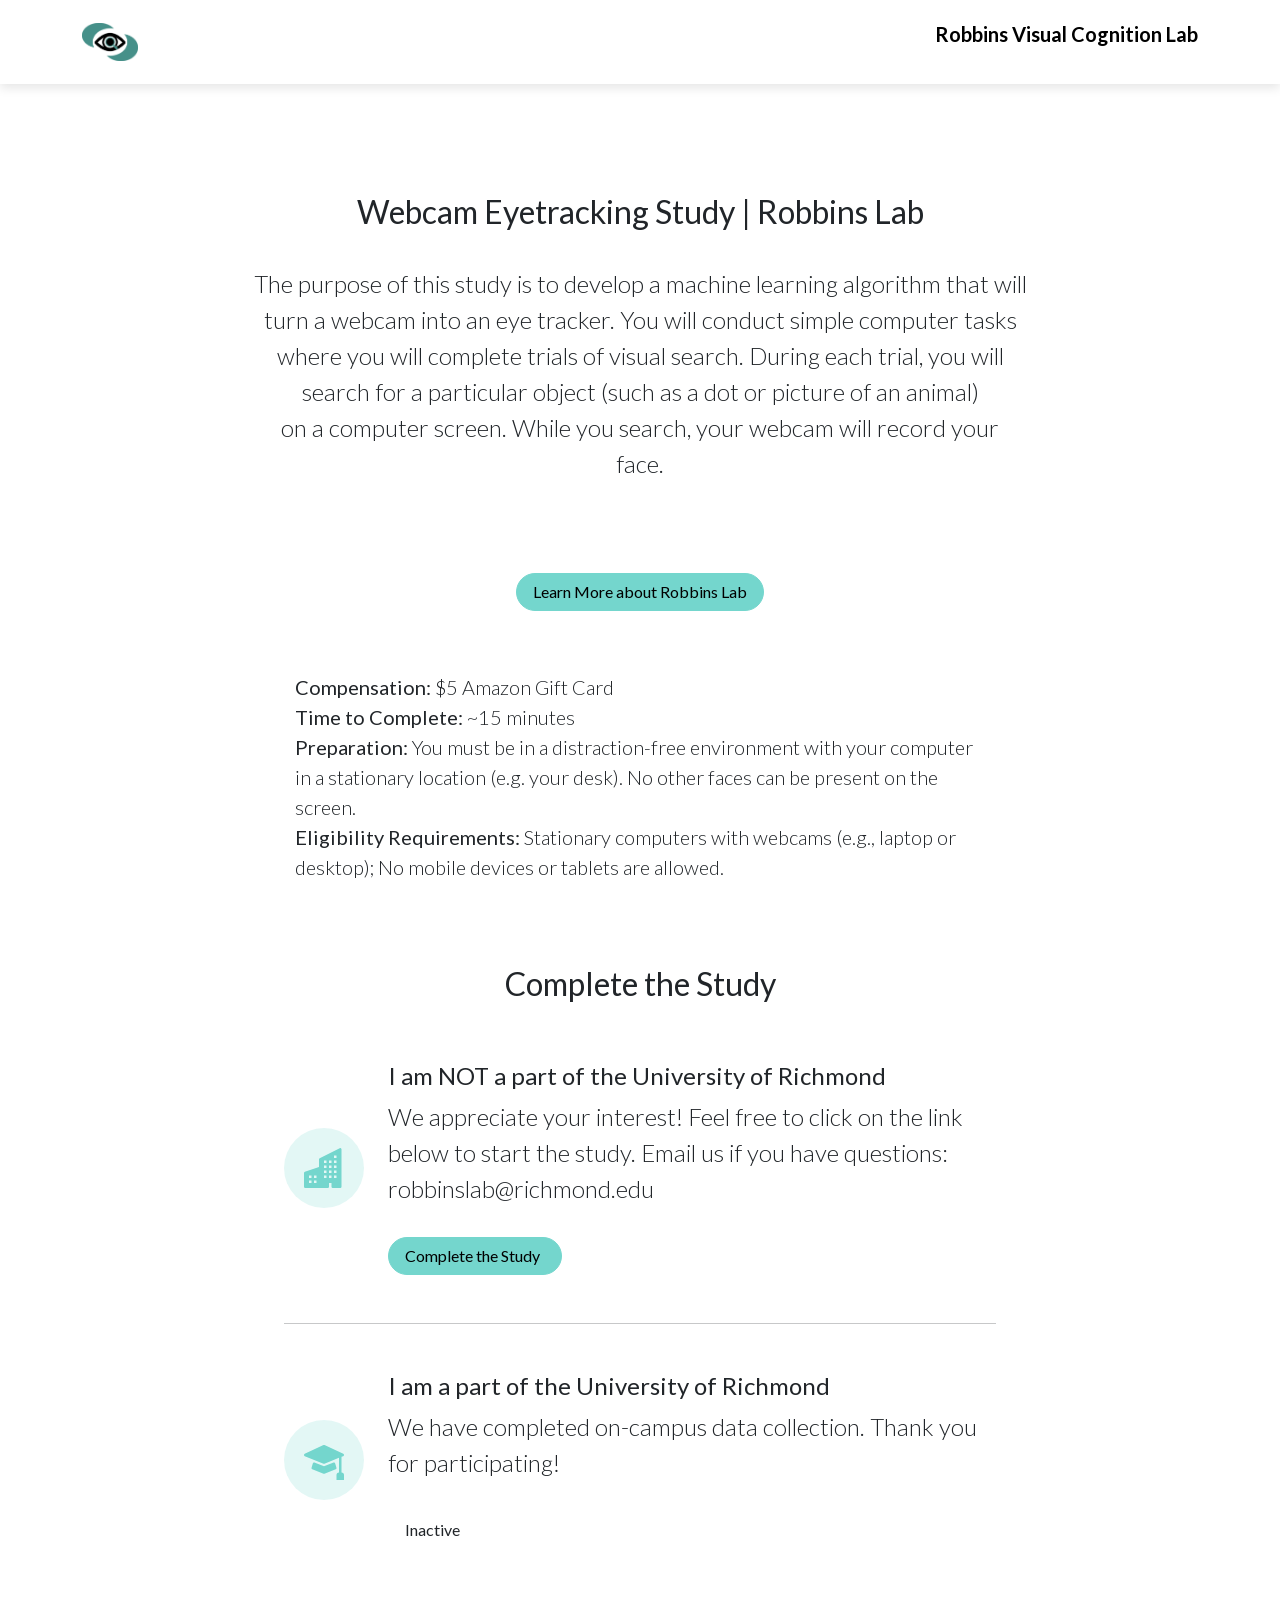
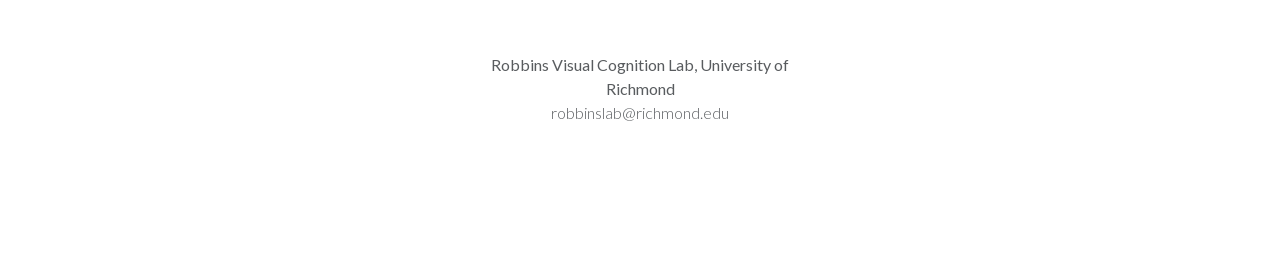
<file: webcam.html>
<!DOCTYPE html>
<html data-bs-theme="light">

<head>
    <meta charset="utf-8">
    <meta name="viewport" content="width=device-width, initial-scale=1.0, shrink-to-fit=no">
    <title>Webcam Eyetracking Study | Robbins Lab</title>
    <link rel="stylesheet" href="assets/bootstrap/css/bootstrap.min.css">
    <link rel="stylesheet" href="assets/css/Lato.css">
    <link rel="stylesheet" href="assets/css/bs-theme-overrides.css">
    <link rel="stylesheet" href="assets/css/Features-Large-Icons-icons.css">
    <link rel="stylesheet" href="assets/css/pikaday.min.css">
</head>

<body>
    <nav class="navbar navbar-expand-lg fixed-top portfolio-navbar gradient navbar-dark" style="--bs-primary: #ffffff;--bs-primary-rgb: 255,255,255;background: #ffffff;display: flex;">
        <div class="container"><img src="assets/img/rlab.png" width="56" height="38">
            <p style="color: var(--bs-emphasis-color);font-size: 20px;display: flex;"><strong>Robbins Visual Cognition Lab</strong></p>
        </div>
    </nav>
    <main class="page lanidng-page">
        <section class="portfolio-block block-intro">
            <div class="container">
                <div class="d-flex flex-column justify-content-center align-items-center about-me">
                    <p class="lead fs-2"><strong>Webcam Eyetracking Study | Robbins Lab</strong></p>
                    <p>The purpose of this study is to develop a machine learning algorithm that will turn a webcam into an eye tracker. You will conduct simple computer tasks where you will complete trials of visual search. During each trial, you will <br>search for a particular object (such as a dot or picture of an animal) <br>on a computer screen. While you search, your webcam will record your <br>face.</p><a class="btn btn-primary d-flex" role="button" href="https://arrynrobbins.com/research-team/" style="width: 248.789px;margin: 61px;">Learn More about Robbins Lab</a>
                    <p class="fs-5" style="width: 690px;text-align: left;"><strong>Compensation:</strong> $5 Amazon Gift Card<br><strong>Time to Complete: </strong>~15 minutes<br><strong>Preparation:</strong>&nbsp;You must be in a distraction-free environment with your computer in a stationary location (e.g. your desk). No other faces can be present on the screen.<br><strong>Eligibility Requirements:&nbsp;</strong>Stationary computers with webcams (e.g., laptop or desktop); No mobile devices or tablets are allowed.</p>
                </div>
            </div>
            <div class="container py-4 py-xl-5">
                <p class="lead fs-2"><strong>Complete the Study</strong></p>
                <div class="row">
                    <div class="col-md-8 col-xl-8 mx-auto p-4">
                        <div class="d-flex align-items-center align-items-md-start align-items-xl-center">
                            <div class="bs-icon-xl bs-icon-circle bs-icon-primary-light d-flex flex-shrink-0 justify-content-center align-items-center me-4 d-inline-block bs-icon xl"><svg xmlns="http://www.w3.org/2000/svg" width="1em" height="1em" fill="currentColor" viewBox="0 0 16 16" class="bi bi-buildings-fill">
                                    <path d="M15 .5a.5.5 0 0 0-.724-.447l-8 4A.5.5 0 0 0 6 4.5v3.14L.342 9.526A.5.5 0 0 0 0 10v5.5a.5.5 0 0 0 .5.5h9a.5.5 0 0 0 .5-.5V14h1v1.5a.5.5 0 0 0 .5.5h3a.5.5 0 0 0 .5-.5zM2 11h1v1H2zm2 0h1v1H4zm-1 2v1H2v-1zm1 0h1v1H4zm9-10v1h-1V3zM8 5h1v1H8zm1 2v1H8V7zM8 9h1v1H8zm2 0h1v1h-1zm-1 2v1H8v-1zm1 0h1v1h-1zm3-2v1h-1V9zm-1 2h1v1h-1zm-2-4h1v1h-1zm3 0v1h-1V7zm-2-2v1h-1V5zm1 0h1v1h-1z"></path>
                                </svg></div>
                            <div>
                                <h4 class="text-start">I am NOT a part of the University of Richmond</h4>
                                <p class="text-start">We appreciate your interest! Feel free to click on the link below to start the study. Email us if you have questions: robbinslab@richmond.edu</p><a class="btn btn-primary d-flex" role="button" href="https://richmond.ca1.qualtrics.com/jfe/form/SV_6JR6xmahA4eBZDU" style="width: 173.789px;">Complete the Study</a>
                            </div>
                        </div>
                        <hr class="my-5">
                        <div class="d-flex align-items-center align-items-md-start align-items-xl-center">
                            <div class="bs-icon-xl bs-icon-circle bs-icon-primary-light d-flex flex-shrink-0 justify-content-center align-items-center me-4 d-inline-block bs-icon xl"><svg xmlns="http://www.w3.org/2000/svg" width="1em" height="1em" fill="currentColor" viewBox="0 0 16 16" class="bi bi-mortarboard-fill">
                                    <path d="M8.211 2.047a.5.5 0 0 0-.422 0l-7.5 3.5a.5.5 0 0 0 .025.917l7.5 3a.5.5 0 0 0 .372 0L14 7.14V13a1 1 0 0 0-1 1v2h3v-2a1 1 0 0 0-1-1V6.739l.686-.275a.5.5 0 0 0 .025-.917l-7.5-3.5Z"></path>
                                    <path d="M4.176 9.032a.5.5 0 0 0-.656.327l-.5 1.7a.5.5 0 0 0 .294.605l4.5 1.8a.5.5 0 0 0 .372 0l4.5-1.8a.5.5 0 0 0 .294-.605l-.5-1.7a.5.5 0 0 0-.656-.327L8 10.466z"></path>
                                </svg></div>
                            <div>
                                <h4 class="text-start">I am a part of the University of Richmond</h4>
                                <p style="text-align: left;">We have completed on-campus data collection. Thank you for participating!</p><a class="btn btn-inactive d-flex" role="button" style="width: 155.062px;">Inactive</a><a href="#"></a>
                            </div>
                        </div>
                    </div>
                </div>
            </div>
            <footer class="text-center py-4">
                <div class="container">
                    <div class="row row-cols-1 row-cols-lg-3 d-flex flex-row justify-content-center align-items-center align-content-center">
                        <div class="col">
                            <p class="fs-6 text-muted my-2"><strong>Robbins Visual Cognition Lab,&nbsp;University of Richmond</strong><br>robbinslab@richmond.edu</p>
                        </div>
                    </div>
                </div>
            </footer>
        </section>
    </main>
    <script src="https://cdn.jsdelivr.net/npm/bootstrap@5.3.2/dist/js/bootstrap.bundle.min.js"></script>
    <script src="assets/js/pikaday.min.js"></script>
    <script src="assets/js/theme.js"></script>
</body>

</html>
</file>
<file: assets/css/Lato.css>
@font-face {
	font-family: 'Lato';
	src: url(../../assets/fonts/Lato-9dde634a2fae8e11e571af6e2ec74619.woff2) format('woff2');
	font-weight: 300;
	font-style: normal;
	font-display: swap;
	unicode-range: U+0100-02AF, U+0304, U+0308, U+0329, U+1E00-1E9F, U+1EF2-1EFF, U+2020, U+20A0-20AB, U+20AD-20C0, U+2113, U+2C60-2C7F, U+A720-A7FF;
}

@font-face {
	font-family: 'Lato';
	src: url(../../assets/fonts/Lato-8c4fd66e96a8eb28d77b56db9de6cab4.woff2) format('woff2');
	font-weight: 300;
	font-style: normal;
	font-display: swap;
	unicode-range: U+0000-00FF, U+0131, U+0152-0153, U+02BB-02BC, U+02C6, U+02DA, U+02DC, U+0304, U+0308, U+0329, U+2000-206F, U+2074, U+20AC, U+2122, U+2191, U+2193, U+2212, U+2215, U+FEFF, U+FFFD;
}

@font-face {
	font-family: 'Lato';
	src: url(../../assets/fonts/Lato-cab38db03dfc91107a78468344939c1f.woff2) format('woff2');
	font-weight: 400;
	font-style: normal;
	font-display: swap;
	unicode-range: U+0100-02AF, U+0304, U+0308, U+0329, U+1E00-1E9F, U+1EF2-1EFF, U+2020, U+20A0-20AB, U+20AD-20C0, U+2113, U+2C60-2C7F, U+A720-A7FF;
}

@font-face {
	font-family: 'Lato';
	src: url(../../assets/fonts/Lato-48192cc299870127696957ea1caab015.woff2) format('woff2');
	font-weight: 400;
	font-style: normal;
	font-display: swap;
	unicode-range: U+0000-00FF, U+0131, U+0152-0153, U+02BB-02BC, U+02C6, U+02DA, U+02DC, U+0304, U+0308, U+0329, U+2000-206F, U+2074, U+20AC, U+2122, U+2191, U+2193, U+2212, U+2215, U+FEFF, U+FFFD;
}

@font-face {
	font-family: 'Lato';
	src: url(../../assets/fonts/Lato-ea594113bab37f40b864a5d9951afdb0.woff2) format('woff2');
	font-weight: 700;
	font-style: normal;
	font-display: swap;
	unicode-range: U+0100-02AF, U+0304, U+0308, U+0329, U+1E00-1E9F, U+1EF2-1EFF, U+2020, U+20A0-20AB, U+20AD-20C0, U+2113, U+2C60-2C7F, U+A720-A7FF;
}

@font-face {
	font-family: 'Lato';
	src: url(../../assets/fonts/Lato-cd2feef19c5cd7a7fa4b1c963cc8b3d6.woff2) format('woff2');
	font-weight: 700;
	font-style: normal;
	font-display: swap;
	unicode-range: U+0000-00FF, U+0131, U+0152-0153, U+02BB-02BC, U+02C6, U+02DA, U+02DC, U+0304, U+0308, U+0329, U+2000-206F, U+2074, U+20AC, U+2122, U+2191, U+2193, U+2212, U+2215, U+FEFF, U+FFFD;
}
</file>
<file: assets/css/bs-theme-overrides.css>
:root, [data-bs-theme=light] {
  --bs-primary: #74d6cd;
  --bs-primary-rgb: 116,214,205;
  --bs-primary-text-emphasis: #2E5652;
  --bs-primary-bg-subtle: #E3F7F5;
  --bs-primary-border-subtle: #C7EFEB;
}

.btn-primary {
  --bs-btn-color: #000000;
  --bs-btn-bg: #74d6cd;
  --bs-btn-border-color: #74d6cd;
  --bs-btn-hover-color: #000000;
  --bs-btn-hover-bg: #89DCD5;
  --bs-btn-hover-border-color: #82DAD2;
  --bs-btn-focus-shadow-rgb: 17,32,31;
  --bs-btn-active-color: #000000;
  --bs-btn-active-bg: #90DED7;
  --bs-btn-active-border-color: #82DAD2;
  --bs-btn-disabled-color: #000000;
  --bs-btn-disabled-bg: #74d6cd;
  --bs-btn-disabled-border-color: #74d6cd;
}

.btn-outline-primary {
  --bs-btn-color: #74d6cd;
  --bs-btn-border-color: #74d6cd;
  --bs-btn-focus-shadow-rgb: 116,214,205;
  --bs-btn-hover-color: #000000;
  --bs-btn-hover-bg: #74d6cd;
  --bs-btn-hover-border-color: #74d6cd;
  --bs-btn-active-color: #000000;
  --bs-btn-active-bg: #74d6cd;
  --bs-btn-active-border-color: #74d6cd;
  --bs-btn-disabled-color: #74d6cd;
  --bs-btn-disabled-bg: transparent;
  --bs-btn-disabled-border-color: #74d6cd;
}
</file>
<file: assets/css/Features-Large-Icons-icons.css>
.bs-icon {
  --bs-icon-size: .75rem;
  display: flex;
  flex-shrink: 0;
  justify-content: center;
  align-items: center;
  font-size: var(--bs-icon-size);
  width: calc(var(--bs-icon-size) * 2);
  height: calc(var(--bs-icon-size) * 2);
  color: var(--bs-primary);
}

.bs-icon-xs {
  --bs-icon-size: 1rem;
  width: calc(var(--bs-icon-size) * 1.5);
  height: calc(var(--bs-icon-size) * 1.5);
}

.bs-icon-sm {
  --bs-icon-size: 1rem;
}

.bs-icon-md {
  --bs-icon-size: 1.5rem;
}

.bs-icon-lg {
  --bs-icon-size: 2rem;
}

.bs-icon-xl {
  --bs-icon-size: 2.5rem;
}

.bs-icon.bs-icon-primary {
  color: var(--bs-white);
  background: var(--bs-primary);
}

.bs-icon.bs-icon-primary-light {
  color: var(--bs-primary);
  background: rgba(var(--bs-primary-rgb), .2);
}

.bs-icon.bs-icon-semi-white {
  color: var(--bs-primary);
  background: rgba(255, 255, 255, .5);
}

.bs-icon.bs-icon-rounded {
  border-radius: .5rem;
}

.bs-icon.bs-icon-circle {
  border-radius: 50%;
}
</file>
<file: assets/css/pikaday.min.css>
/* !
 * Pikaday
 * Copyright © 2014 David Bushell | BSD & MIT license | http://dbushell.com/ */

.pika-single {
  z-index: 9999;
  display: block;
  position: relative;
  color: #333;
  background: #fff;
  border: 1px solid #ccc;
  border-bottom-color: #bbb;
  font-family: "Helvetica Neue",Helvetica,Arial,sans-serif;
}

.pika-single:after, .pika-single:before {
  content: " ";
  display: table;
}

.pika-single:after {
  clear: both;
}

.pika-single.is-hidden {
  display: none;
}

.pika-single.is-bound {
  position: absolute;
  box-shadow: 0 5px 15px -5px rgba(0,0,0,.5);
}

.pika-lendar {
  float: left;
  width: 240px;
  margin: 8px;
}

.pika-title {
  position: relative;
  text-align: center;
}

.pika-label {
  display: inline-block;
  position: relative;
  z-index: 9999;
  overflow: hidden;
  margin: 0;
  padding: 5px 3px;
  font-size: 14px;
  line-height: 20px;
  font-weight: 700;
  background-color: #fff;
}

.pika-title select {
  cursor: pointer;
  position: absolute;
  z-index: 9998;
  margin: 0;
  left: 0;
  top: 5px;
  opacity: 0;
}

.pika-next, .pika-prev {
  display: block;
  cursor: pointer;
  position: relative;
  outline: 0;
  border: 0;
  padding: 0;
  width: 20px;
  height: 30px;
  text-indent: 20px;
  white-space: nowrap;
  overflow: hidden;
  background-color: transparent;
  background-position: center center;
  background-repeat: no-repeat;
  background-size: 75% 75%;
  opacity: .5;
}

.pika-next:hover, .pika-prev:hover {
  opacity: 1;
}

.is-rtl .pika-next, .pika-prev {
  float: left;
  background-image: url([data-uri]);
}

.is-rtl .pika-prev, .pika-next {
  float: right;
  background-image: url([data-uri]);
}

.pika-next.is-disabled, .pika-prev.is-disabled {
  cursor: default;
  opacity: .2;
}

.pika-select {
  display: inline-block;
}

.pika-table {
  width: 100%;
  border-collapse: collapse;
  border-spacing: 0;
  border: 0;
}

.pika-table td, .pika-table th {
  width: 14.285714285714286%;
  padding: 0;
}

.pika-table th {
  color: #999;
  font-size: 12px;
  line-height: 25px;
  font-weight: 700;
  text-align: center;
}

.pika-button {
  cursor: pointer;
  display: block;
  box-sizing: border-box;
  -moz-box-sizing: border-box;
  outline: 0;
  border: 0;
  margin: 0;
  width: 100%;
  padding: 5px;
  color: #666;
  font-size: 12px;
  line-height: 15px;
  text-align: right;
  background: #f5f5f5;
}

.pika-week {
  font-size: 11px;
  color: #999;
}

.is-today .pika-button {
  color: #3af;
  font-weight: 700;
}

.has-event .pika-button, .is-selected .pika-button {
  color: #fff;
  font-weight: 700;
  background: #3af;
  box-shadow: inset 0 1px 3px #178fe5;
  border-radius: 3px;
}

.has-event .pika-button {
  background: #005da9;
  box-shadow: inset 0 1px 3px #0076c9;
}

.is-disabled .pika-button, .is-inrange .pika-button {
  background: #d5e9f7;
}

.is-startrange .pika-button {
  color: #fff;
  background: #6cb31d;
  box-shadow: none;
  border-radius: 3px;
}

.is-endrange .pika-button {
  color: #fff;
  background: #3af;
  box-shadow: none;
  border-radius: 3px;
}

.is-disabled .pika-button {
  pointer-events: none;
  cursor: default;
  color: #999;
  opacity: .3;
}

.is-outside-current-month .pika-button {
  color: #999;
  opacity: .3;
}

.is-selection-disabled {
  pointer-events: none;
  cursor: default;
}

.pika-button:hover, .pika-row.pick-whole-week:hover .pika-button {
  color: #fff;
  background: #ff8000;
  box-shadow: none;
  border-radius: 3px;
}

.pika-table abbr {
  border-bottom: none;
  cursor: help;
}

/* # sourceMappingURL=pikaday.min.css.map */

.page-footer .links a {
  font-size: 1.2rem;
}

.portfolio-block.cv .group .item {
  border-bottom: 1px solid var(--bs-dark-bg-subtle);
}
</file>
